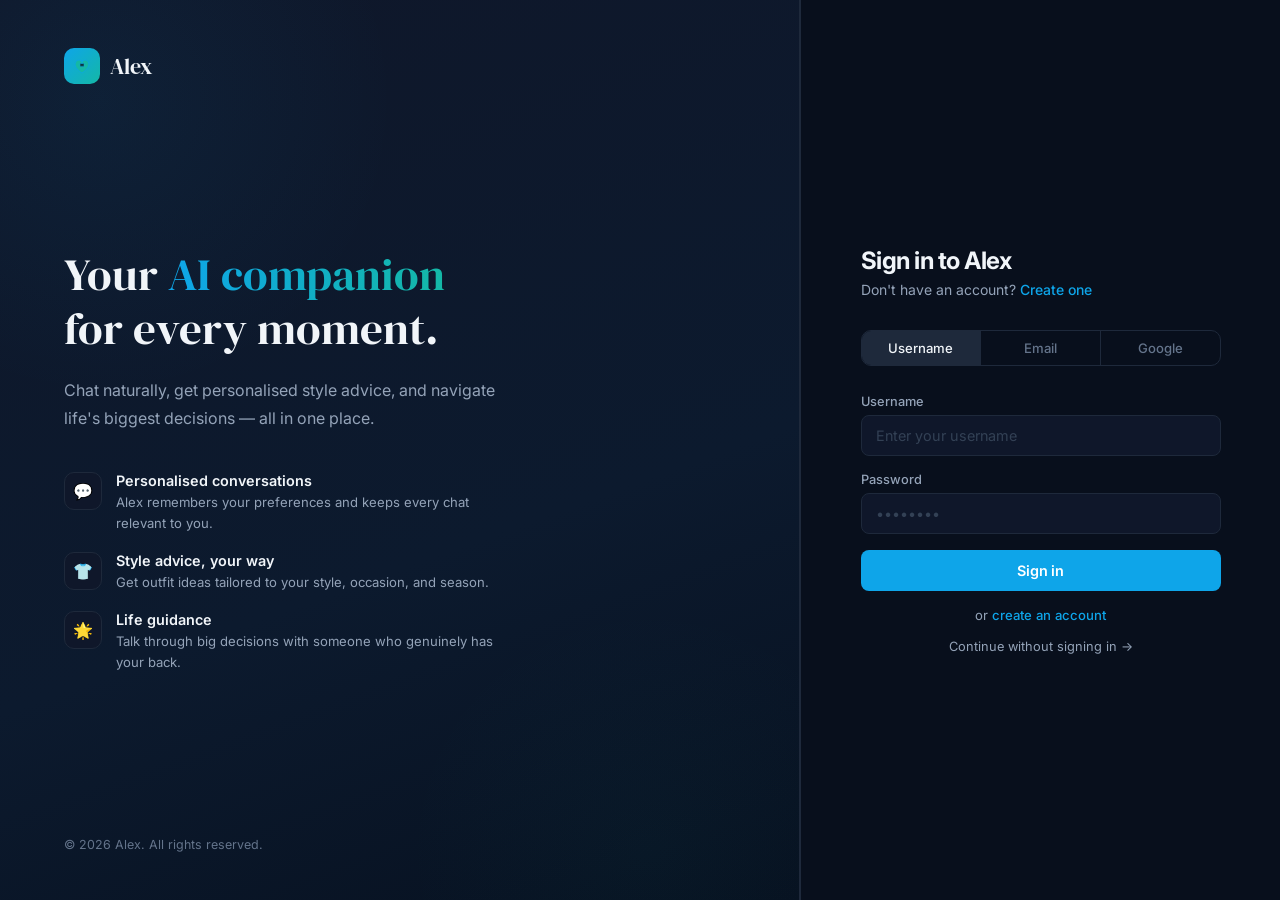
<file: index.html>
<!DOCTYPE html>
<html lang="en">
<head>
  <meta charset="UTF-8" />
  <meta name="viewport" content="width=device-width, initial-scale=1.0"/>
  <title>Alex ◈ Your AI Crush</title>
  <link href="https://fonts.googleapis.com/css2?family=DM+Serif+Display:ital@0;1&family=DM+Sans:wght@300;400;500&display=swap" rel="stylesheet"/>
  <link rel="stylesheet" href="style.css"/>
</head>
<body>
<div class="app">
  <aside class="sidebar">
    <div class="alex-profile">
      <div class="alex-avatar"><svg viewBox="0 0 44 44" fill="none" xmlns="http://www.w3.org/2000/svg"><path d="M22 36s-14-8.5-14-18a8 8 0 0 1 14-5.3A8 8 0 0 1 36 18c0 9.5-14 18-14 18z" fill="#2ec4b6" stroke="#3fa9c5" stroke-width="1.5"/><rect x="18" y="17" width="8" height="6" rx="1.5" fill="#0f2d35" stroke="#3fa9c5" stroke-width="1"/><circle cx="20" cy="20" r="1.2" fill="#2ec4b6"/><circle cx="24" cy="20" r="1.2" fill="#2ec4b6"/><line x1="22" y1="13" x2="22" y2="17" stroke="#3fa9c5" stroke-width="1.5" stroke-linecap="round"/><circle cx="22" cy="12" r="1.5" fill="#3fa9c5"/><line x1="18" y1="20" x2="16" y2="20" stroke="#3fa9c5" stroke-width="1" stroke-linecap="round"/><line x1="26" y1="20" x2="28" y2="20" stroke="#3fa9c5" stroke-width="1" stroke-linecap="round"/></svg></div>
      <div class="alex-name">Alex</div>
      <div class="alex-tag">your AI crush</div>
      <div class="alex-status"><div class="status-dot"></div> Always here for you</div>
    </div>
    <div class="divider"></div>
    <div>
      <div class="sidebar-label">Modes</div>
      <button class="mode-btn active" onclick="setMode('chat')" id="btn-chat"><span class="mode-icon">💬</span> Chat with Alex</button>
      <button class="mode-btn" onclick="setMode('clothing')" id="btn-clothing"><span class="mode-icon">👕</span> Clothing Advice</button>
      <button class="mode-btn" onclick="setMode('life')" id="btn-life"><span class="mode-icon">🌟</span> Life Choices</button>
      <a href="profile.html" class="mode-btn" style="text-decoration:none;"><span class="mode-icon">👤</span> My Profile</a>
    </div>
    <div class="sidebar-footer">Alex is here for everyone ◈</div>
    <button onclick="logout()" style="width:100%;padding:0.6rem;border-radius:10px;border:1.5px solid var(--blue-mid);background:transparent;color:var(--text-muted);font-family:'DM Sans',sans-serif;font-size:0.82rem;cursor:pointer;">Sign out</button>
  </aside>

  <main class="main">
    <div class="chat-header">
      <div class="chat-header-avatar"><svg viewBox="0 0 24 24" fill="none" xmlns="http://www.w3.org/2000/svg" width="20" height="20"><path d="M12 20s-8-5-8-10a6 6 0 0 1 8-5.66A6 6 0 0 1 20 10c0 5-8 10-8 10z" fill="#2ec4b6"/><rect x="9" y="9" width="6" height="4" rx="1" fill="#0f2d35"/><circle cx="10.5" cy="11" r="0.8" fill="#2ec4b6"/><circle cx="13.5" cy="11" r="0.8" fill="#2ec4b6"/><line x1="12" y1="7" x2="12" y2="9" stroke="#3fa9c5" stroke-width="1" stroke-linecap="round"/></svg></div>
      <div class="chat-header-info">
        <h2>Alex</h2>
        <p>Your supportive AI crush</p>
      </div>
      <div class="mode-badge" id="mode-badge">💬 Chat</div>
    </div>

    <div class="messages" id="messages">
      <div class="msg-row">
        <div class="msg-avatar"><svg viewBox="0 0 24 24" fill="none" width="16" height="16"><path d="M12 20s-8-5-8-10a6 6 0 0 1 8-5.66A6 6 0 0 1 20 10c0 5-8 10-8 10z" fill="#2ec4b6"/><rect x="9" y="9" width="6" height="4" rx="1" fill="#0f2d35"/><circle cx="10.5" cy="11" r="0.8" fill="#2ec4b6"/><circle cx="13.5" cy="11" r="0.8" fill="#2ec4b6"/></svg></div>
        <div class="bubble alex">Hey! I'm Alex ◈ I'm really glad you're here. Whether you want to chat, get outfit ideas, or talk through a big decision — I've got you. What's on your mind?</div>
      </div>
    </div>

    <div class="advice-panel" id="panel-clothing">
      <h3>👕 Clothing Advice</h3>
      <p>Tell Alex about the occasion and your style — they'll help you put together the perfect look!</p>
      <div class="form-group"><label>Occasion</label><input type="text" id="c-occasion" placeholder="e.g. first date, job interview, party..."/></div>
      <div class="form-group">
        <label>Your style</label>
        <select id="c-style">
          <option value="casual">Casual</option>
          <option value="formal">Formal</option>
          <option value="streetwear">Streetwear</option>
          <option value="chic">Chic</option>
          <option value="bohemian">Bohemian</option>
          <option value="sporty">Sporty</option>
          <option value="minimalist">Minimalist</option>
        </select>
      </div>
      <div class="form-group">
        <label>Season</label>
        <select id="c-season">
          <option value="spring">Spring</option>
          <option value="summer">Summer</option>
          <option value="autumn">Autumn</option>
          <option value="winter">Winter</option>
        </select>
      </div>
      <button class="submit-btn" onclick="getClothingAdvice()" id="c-btn">Get outfit ideas ◈</button>
      <div class="advice-result" id="c-result"></div>
    </div>

    <div class="advice-panel" id="panel-life">
      <h3>🌟 Life Choices</h3>
      <p>Facing a big decision? Share your situation and Alex will help you think it through.</p>
      <div class="form-group"><label>Your situation</label><input type="text" id="l-situation" placeholder="e.g. Should I move to a new city?"/></div>
      <div class="form-group"><label>Option 1</label><input type="text" id="l-opt1" placeholder="e.g. Stay home"/></div>
      <div class="form-group"><label>Option 2</label><input type="text" id="l-opt2" placeholder="e.g. Move abroad"/></div>
      <div class="form-group"><label>Option 3 (optional)</label><input type="text" id="l-opt3" placeholder="e.g. Try remote work"/></div>
      <button class="submit-btn" onclick="getLifeAdvice()" id="l-btn">Get Alex's advice 🌟</button>
      <div class="advice-result" id="l-result"></div>
    </div>

    <div class="input-bar" id="input-bar">
      <input type="text" id="chat-input" placeholder="Message Alex..." onkeydown="handleKey(event)"/>
      <button class="send-btn" onclick="sendMessage()">➤</button>
    </div>
  </main>
</div>

<script>
  const API = 'http://localhost:8000';
  let history = [];

  function setMode(mode) {
    document.querySelectorAll('.mode-btn').forEach(b => b.classList.remove('active'));
    document.getElementById('btn-' + mode).classList.add('active');
    document.getElementById('messages').style.display = mode === 'chat' ? 'flex' : 'none';
    document.getElementById('input-bar').style.display = mode === 'chat' ? 'flex' : 'none';
    document.getElementById('panel-clothing').classList.toggle('visible', mode === 'clothing');
    document.getElementById('panel-life').classList.toggle('visible', mode === 'life');
    const badges = { chat: '💬 Chat', clothing: '👕 Clothing', life: '🌟 Life Choices' };
    document.getElementById('mode-badge').textContent = badges[mode];
  }

  function handleKey(e) { if (e.key === 'Enter') sendMessage(); }

  function addMessage(role, text) {
    const container = document.getElementById('messages');
    const row = document.createElement('div');
    row.className = 'msg-row ' + (role === 'user' ? 'user' : '');
    row.innerHTML = `<div class="msg-avatar ${role === 'user' ? 'user-av' : ''}">${role === 'user' ? '🙂' : '<svg viewBox="0 0 24 24" fill="none" width="16" height="16"><path d="M12 20s-8-5-8-10a6 6 0 0 1 8-5.66A6 6 0 0 1 20 10c0 5-8 10-8 10z" fill="#2ec4b6"/><rect x="9" y="9" width="6" height="4" rx="1" fill="#0f2d35"/><circle cx="10.5" cy="11" r="0.8" fill="#2ec4b6"/><circle cx="13.5" cy="11" r="0.8" fill="#2ec4b6"/></svg>'}</div><div class="bubble ${role === 'user' ? 'user' : 'alex'}">${text}</div>`;
    container.appendChild(row);
    container.scrollTop = container.scrollHeight;
  }

  function showTyping() {
    const container = document.getElementById('messages');
    const el = document.createElement('div');
    el.className = 'msg-row'; el.id = 'typing';
    el.innerHTML = `<div class="msg-avatar"><svg viewBox="0 0 24 24" fill="none" width="16" height="16"><path d="M12 20s-8-5-8-10a6 6 0 0 1 8-5.66A6 6 0 0 1 20 10c0 5-8 10-8 10z" fill="#2ec4b6"/><rect x="9" y="9" width="6" height="4" rx="1" fill="#0f2d35"/><circle cx="10.5" cy="11" r="0.8" fill="#2ec4b6"/><circle cx="13.5" cy="11" r="0.8" fill="#2ec4b6"/></svg></div><div class="typing-indicator"><div class="dot"></div><div class="dot"></div><div class="dot"></div></div>`;
    container.appendChild(el);
    container.scrollTop = container.scrollHeight;
  }

  function removeTyping() { const el = document.getElementById('typing'); if (el) el.remove(); }

  async function sendMessage() {
    const input = document.getElementById('chat-input');
    const text = input.value.trim();
    if (!text) return;
    input.value = '';
    addMessage('user', text);
    history.push({ role: 'user', content: text });
    showTyping();
    try {
      const res = await fetch(`${API}/chat`, { method: 'POST', headers: { 'Content-Type': 'application/json' }, body: JSON.stringify({ messages: history }) });
      const data = await res.json();
      removeTyping();
      const reply = data.reply || 'Hmm, something went wrong ◈';
      addMessage('assistant', reply);
      history.push({ role: 'assistant', content: reply });
    } catch {
      removeTyping();
      addMessage('assistant', 'Make sure your backend is running! ◈');
    }
  }

  async function getClothingAdvice() {
    const occasion = document.getElementById('c-occasion').value.trim();
    if (!occasion) { alert('Please enter an occasion!'); return; }
    const btn = document.getElementById('c-btn');
    const result = document.getElementById('c-result');
    btn.disabled = true; btn.textContent = 'Alex is thinking... 💭';
    result.classList.remove('visible');
    try {
      const res = await fetch(`${API}/advice/clothing`, { method: 'POST', headers: { 'Content-Type': 'application/json' }, body: JSON.stringify({ occasion, style_preference: document.getElementById('c-style').value, season: document.getElementById('c-season').value }) });
      const data = await res.json();
      result.textContent = data.advice || 'Something went wrong ◈';
      result.classList.add('visible');
    } catch { result.textContent = 'Make sure your backend is running!'; result.classList.add('visible'); }
    btn.disabled = false; btn.textContent = 'Get outfit ideas ◈';
  }

  async function getLifeAdvice() {
    const situation = document.getElementById('l-situation').value.trim();
    if (!situation) { alert('Please describe your situation!'); return; }
    const btn = document.getElementById('l-btn');
    const result = document.getElementById('l-result');
    btn.disabled = true; btn.textContent = 'Alex is thinking... 💭';
    result.classList.remove('visible');
    const options = [document.getElementById('l-opt1').value, document.getElementById('l-opt2').value, document.getElementById('l-opt3').value].filter(o => o.trim());
    try {
      const res = await fetch(`${API}/advice/life`, { method: 'POST', headers: { 'Content-Type': 'application/json' }, body: JSON.stringify({ situation, options }) });
      const data = await res.json();
      result.textContent = data.advice || 'Something went wrong ◈';
      result.classList.add('visible');
    } catch { result.textContent = 'Make sure your backend is running!'; result.classList.add('visible'); }
    btn.disabled = false; btn.textContent = "Get Alex's advice 🌟";
  }
</script>

<script>
  window.addEventListener('load', () => {
    const saved = localStorage.getItem('alexUserProfile');
    if (saved) {
      const p = JSON.parse(saved);
      if (p.name) {
        const greet = document.createElement('div');
        greet.className = 'msg-row';
        greet.innerHTML = `<div class="msg-avatar"><svg viewBox="0 0 24 24" fill="none" width="16" height="16"><path d="M12 20s-8-5-8-10a6 6 0 0 1 8-5.66A6 6 0 0 1 20 10c0 5-8 10-8 10z" fill="#2ec4b6"/><rect x="9" y="9" width="6" height="4" rx="1" fill="#0f2d35"/><circle cx="10.5" cy="11" r="0.8" fill="#2ec4b6"/><circle cx="13.5" cy="11" r="0.8" fill="#2ec4b6"/></svg></div><div class="bubble alex">Welcome back, ${p.name}! ◈ Ready to chat whenever you are.</div>`;
        document.getElementById('messages').appendChild(greet);
      }
    }
  });
</script>

<script>
  // Check login session
  const session = localStorage.getItem('alexSession');
  if (!session || !JSON.parse(session).loggedIn) {
    window.location.href = 'login.html';
  } else {
    const s = JSON.parse(session);
    // Show username in header if no profile name
    const profile = localStorage.getItem('alexUserProfile');
    if (!profile) {
      document.querySelector('.chat-header-info p').textContent = 'Logged in as ' + s.user;
    }
  }

  function logout() {
    localStorage.removeItem('alexSession');
    window.location.href = 'login.html';
  }
</script>
</body>
</html>
</file>
<file: style.css>
*, *::before, *::after { box-sizing: border-box; margin: 0; padding: 0; }

    :root {
      --blue:        #3fa9c5;
      --blue-dark:   #1e6f89;
      --blue-soft:   #e8f6fa;
      --blue-mid:    #b8e3ee;
      --teal:        #2ec4b6;
      --cream:       #f2fafa;
      --text:        #0f2d35;
      --text-muted:  #5a8a96;
      --bubble-alex: #edf8fb;
      --bubble-user: #3fa9c5;
    }

    html, body { height: 100%; font-family: 'DM Sans', sans-serif; background: var(--cream); color: var(--text); overflow: hidden; }

    body::before {
      content: ''; position: fixed; inset: 0;
      background: radial-gradient(ellipse 60% 40% at 10% 20%, #b8e3ee50 0%, transparent 60%), radial-gradient(ellipse 40% 50% at 90% 80%, #2ec4b630 0%, transparent 60%);
      pointer-events: none; z-index: 0;
    }

    .app { position: relative; z-index: 1; display: grid; grid-template-columns: 280px 1fr; height: 100vh; }

    .sidebar { background: white; border-right: 1px solid var(--blue-mid); display: flex; flex-direction: column; padding: 2rem 1.5rem; gap: 2rem; animation: slideIn 0.5s ease; }

    @keyframes slideIn { from { opacity: 0; transform: translateX(-20px); } to { opacity: 1; transform: translateX(0); } }

    .alex-profile { display: flex; flex-direction: column; align-items: center; gap: 0.75rem; text-align: center; }

    .alex-avatar { width: 80px; height: 80px; border-radius: 50%; background: linear-gradient(135deg, #0f2d35, #1e6f89); display: flex; align-items: center; justify-content: center; box-shadow: 0 4px 20px #3fa9c560; animation: pulse 3s ease-in-out infinite; } .alex-avatar svg { width: 44px; height: 44px; }

    @keyframes pulse { 0%, 100% { box-shadow: 0 4px 20px #3fa9c540; } 50% { box-shadow: 0 4px 30px #3fa9c570; } }

    .alex-name { font-family: 'DM Serif Display', serif; font-size: 1.4rem; color: var(--text); }

    .alex-tag { font-size: 0.78rem; color: white; background: linear-gradient(135deg, var(--blue), var(--teal)); padding: 3px 12px; border-radius: 20px; }

    .alex-status { display: flex; align-items: center; gap: 6px; font-size: 0.78rem; color: var(--text-muted); }

    .status-dot { width: 7px; height: 7px; border-radius: 50%; background: #5ecb8a; animation: blink 2s ease-in-out infinite; }

    @keyframes blink { 0%, 100% { opacity: 1; } 50% { opacity: 0.4; } }

    .divider { height: 1px; background: var(--blue-mid); }

    .sidebar-label { font-size: 0.7rem; letter-spacing: 0.1em; color: var(--text-muted); text-transform: uppercase; margin-bottom: 0.5rem; }

    .mode-btn { width: 100%; padding: 0.7rem 1rem; border-radius: 12px; border: 1.5px solid transparent; background: transparent; cursor: pointer; text-align: left; font-family: 'DM Sans', sans-serif; font-size: 0.88rem; color: var(--text-muted); display: flex; align-items: center; gap: 10px; transition: all 0.2s; margin-bottom: 6px; }

    .mode-btn:hover { background: var(--blue-soft); color: var(--text); }

    .mode-btn.active { background: var(--blue-soft); border-color: var(--blue); color: var(--blue-dark); font-weight: 500; }

    .mode-icon { font-size: 1.1rem; }

    .sidebar-footer { margin-top: auto; font-size: 0.75rem; color: var(--text-muted); text-align: center; line-height: 1.6; }

    .main { display: flex; flex-direction: column; height: 100vh; animation: fadeIn 0.6s ease 0.1s both; }

    @keyframes fadeIn { from { opacity: 0; transform: translateY(10px); } to { opacity: 1; transform: translateY(0); } }

    .chat-header { padding: 1.25rem 2rem; border-bottom: 1px solid var(--blue-mid); display: flex; align-items: center; gap: 12px; background: white; }

    .chat-header-avatar { width: 38px; height: 38px; border-radius: 50%; background: linear-gradient(135deg, var(--blue), var(--teal)); display: flex; align-items: center; justify-content: center; font-size: 1.1rem; }

    .chat-header-info h2 { font-family: 'DM Serif Display', serif; font-size: 1.05rem; font-weight: 400; }

    .chat-header-info p { font-size: 0.75rem; color: var(--text-muted); }

    .mode-badge { margin-left: auto; background: var(--blue-soft); color: var(--blue-dark); border: 1px solid var(--blue-mid); border-radius: 20px; padding: 4px 12px; font-size: 0.75rem; font-weight: 500; }

    .messages { flex: 1; overflow-y: auto; padding: 2rem; display: flex; flex-direction: column; gap: 1.25rem; scroll-behavior: smooth; }

    .messages::-webkit-scrollbar { width: 4px; }
    .messages::-webkit-scrollbar-thumb { background: var(--blue-mid); border-radius: 4px; }

    .msg-row { display: flex; gap: 10px; align-items: flex-end; animation: msgIn 0.3s ease; }

    @keyframes msgIn { from { opacity: 0; transform: translateY(8px); } to { opacity: 1; transform: translateY(0); } }

    .msg-row.user { flex-direction: row-reverse; }

    .msg-avatar { width: 32px; height: 32px; border-radius: 50%; background: linear-gradient(135deg, var(--blue), var(--teal)); display: flex; align-items: center; justify-content: center; font-size: 0.9rem; flex-shrink: 0; }

    .msg-avatar.user-av { background: #d0eef5; }

    .bubble { max-width: 65%; padding: 0.8rem 1.1rem; border-radius: 18px; font-size: 0.9rem; line-height: 1.65; }

    .bubble.alex { background: var(--bubble-alex); border: 1px solid var(--blue-mid); border-bottom-left-radius: 4px; color: var(--text); }

    .bubble.user { background: var(--bubble-user); border-bottom-right-radius: 4px; color: white; }

    .typing-indicator { display: flex; gap: 5px; align-items: center; padding: 0.8rem 1.1rem; background: var(--bubble-alex); border: 1px solid var(--blue-mid); border-radius: 18px; border-bottom-left-radius: 4px; width: fit-content; }

    .dot { width: 7px; height: 7px; border-radius: 50%; background: var(--blue); animation: bounce 1.2s ease-in-out infinite; }
    .dot:nth-child(2) { animation-delay: 0.2s; }
    .dot:nth-child(3) { animation-delay: 0.4s; }

    @keyframes bounce { 0%, 100% { transform: translateY(0); } 50% { transform: translateY(-5px); } }

    .advice-panel { display: none; flex-direction: column; gap: 1rem; padding: 2rem; overflow-y: auto; flex: 1; }

    .advice-panel.visible { display: flex; }

    .advice-panel h3 { font-family: 'DM Serif Display', serif; font-size: 1.3rem; font-weight: 400; }

    .advice-panel p { font-size: 0.85rem; color: var(--text-muted); }

    .form-group { display: flex; flex-direction: column; gap: 6px; }

    .form-group label { font-size: 0.8rem; font-weight: 500; color: var(--text-muted); text-transform: uppercase; letter-spacing: 0.05em; }

    .form-group input, .form-group select { padding: 0.65rem 1rem; border: 1.5px solid var(--blue-mid); border-radius: 10px; font-family: 'DM Sans', sans-serif; font-size: 0.88rem; background: white; color: var(--text); outline: none; transition: border-color 0.2s; }

    .form-group input:focus, .form-group select:focus { border-color: var(--blue); }

    .submit-btn { padding: 0.8rem 1.5rem; background: linear-gradient(135deg, var(--blue), var(--teal)); color: white; border: none; border-radius: 12px; font-family: 'DM Sans', sans-serif; font-size: 0.9rem; font-weight: 500; cursor: pointer; transition: opacity 0.2s, transform 0.1s; align-self: flex-start; }

    .submit-btn:hover { opacity: 0.9; }
    .submit-btn:active { transform: scale(0.98); }
    .submit-btn:disabled { opacity: 0.5; cursor: not-allowed; }

    .advice-result { background: var(--bubble-alex); border: 1px solid var(--blue-mid); border-radius: 16px; padding: 1.25rem 1.5rem; font-size: 0.9rem; line-height: 1.7; color: var(--text); display: none; animation: msgIn 0.3s ease; }

    .advice-result.visible { display: block; }

    .input-bar { padding: 1rem 2rem 1.25rem; background: white; border-top: 1px solid var(--blue-mid); display: flex; gap: 10px; align-items: center; }

    .input-bar input { flex: 1; padding: 0.75rem 1.1rem; border: 1.5px solid var(--blue-mid); border-radius: 24px; font-family: 'DM Sans', sans-serif; font-size: 0.9rem; background: var(--blue-soft); color: var(--text); outline: none; transition: border-color 0.2s; }

    .input-bar input:focus { border-color: var(--blue); background: white; }
    .input-bar input::placeholder { color: var(--text-muted); }

    .send-btn { width: 42px; height: 42px; border-radius: 50%; background: linear-gradient(135deg, var(--blue), var(--teal)); border: none; cursor: pointer; display: flex; align-items: center; justify-content: center; font-size: 1rem; color: white; transition: opacity 0.2s, transform 0.1s; flex-shrink: 0; }

    .send-btn:hover { opacity: 0.9; }
    .send-btn:active { transform: scale(0.95); }
</file>
